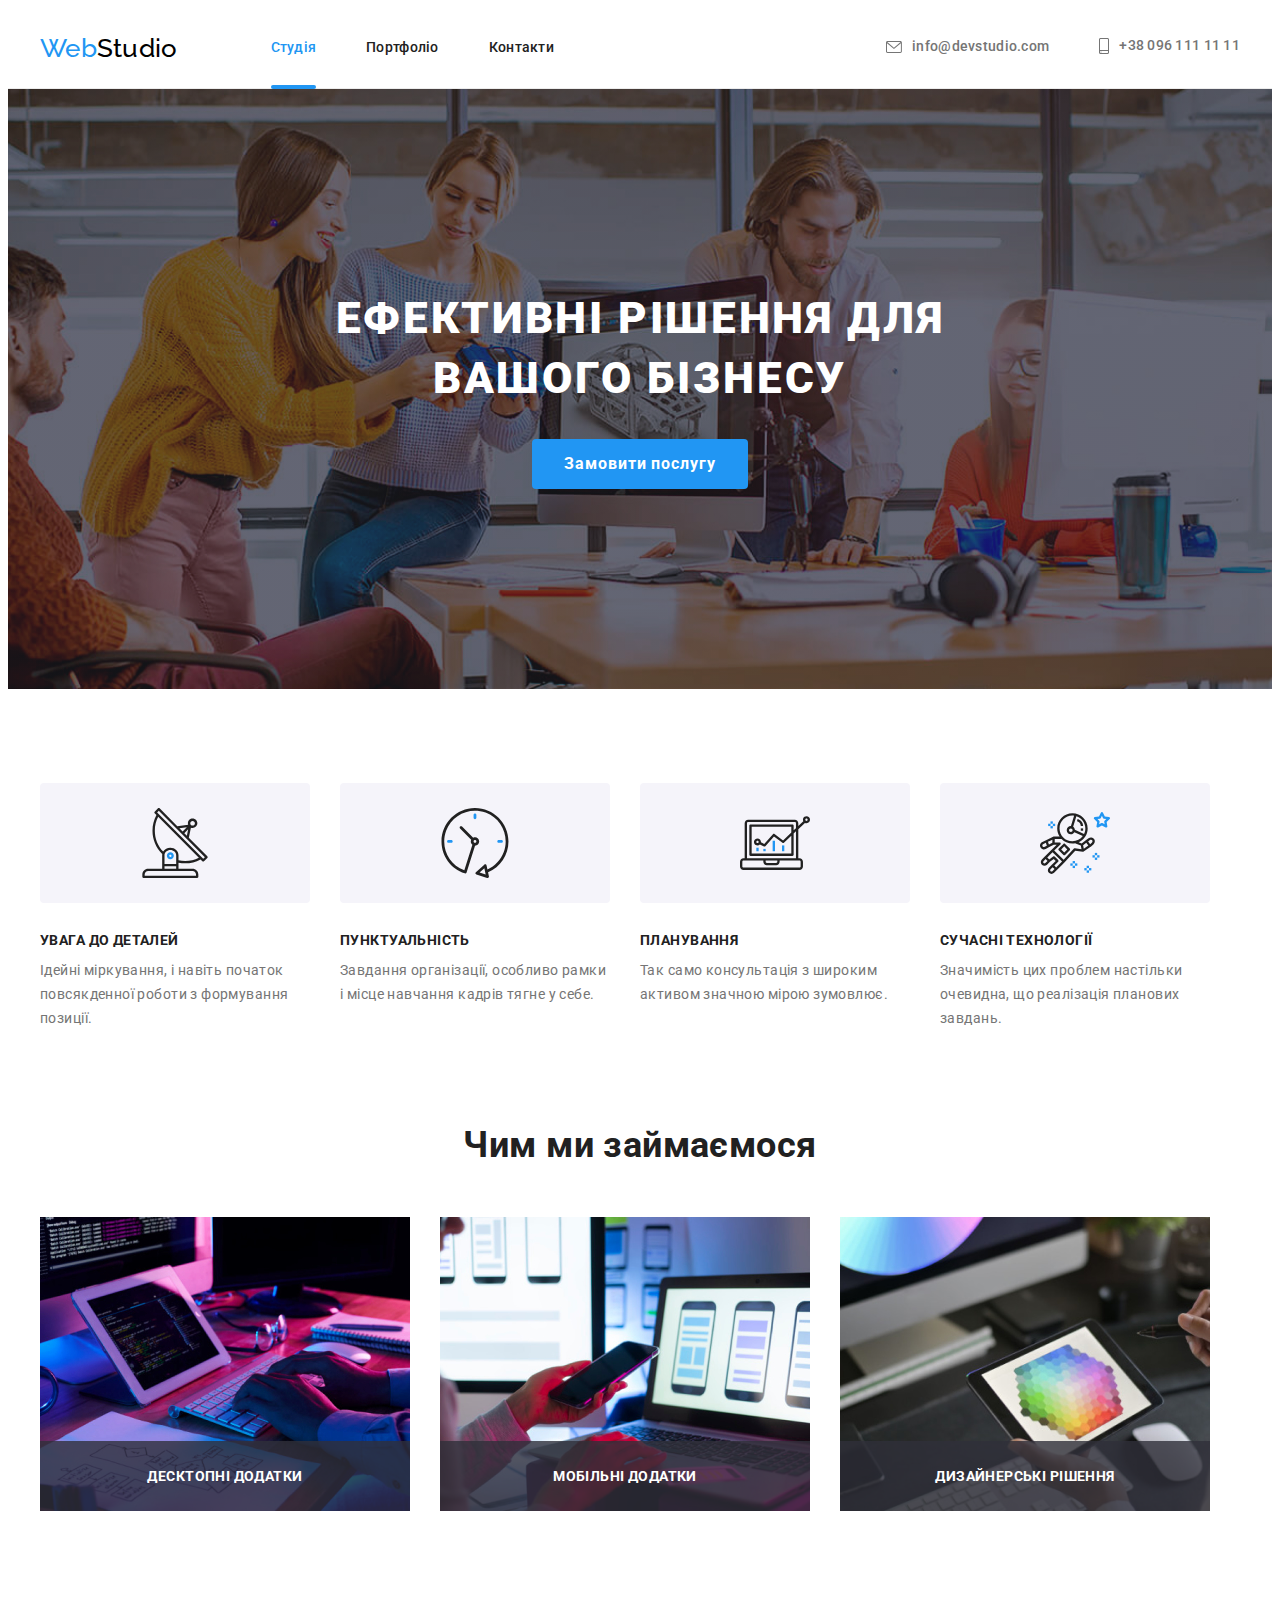
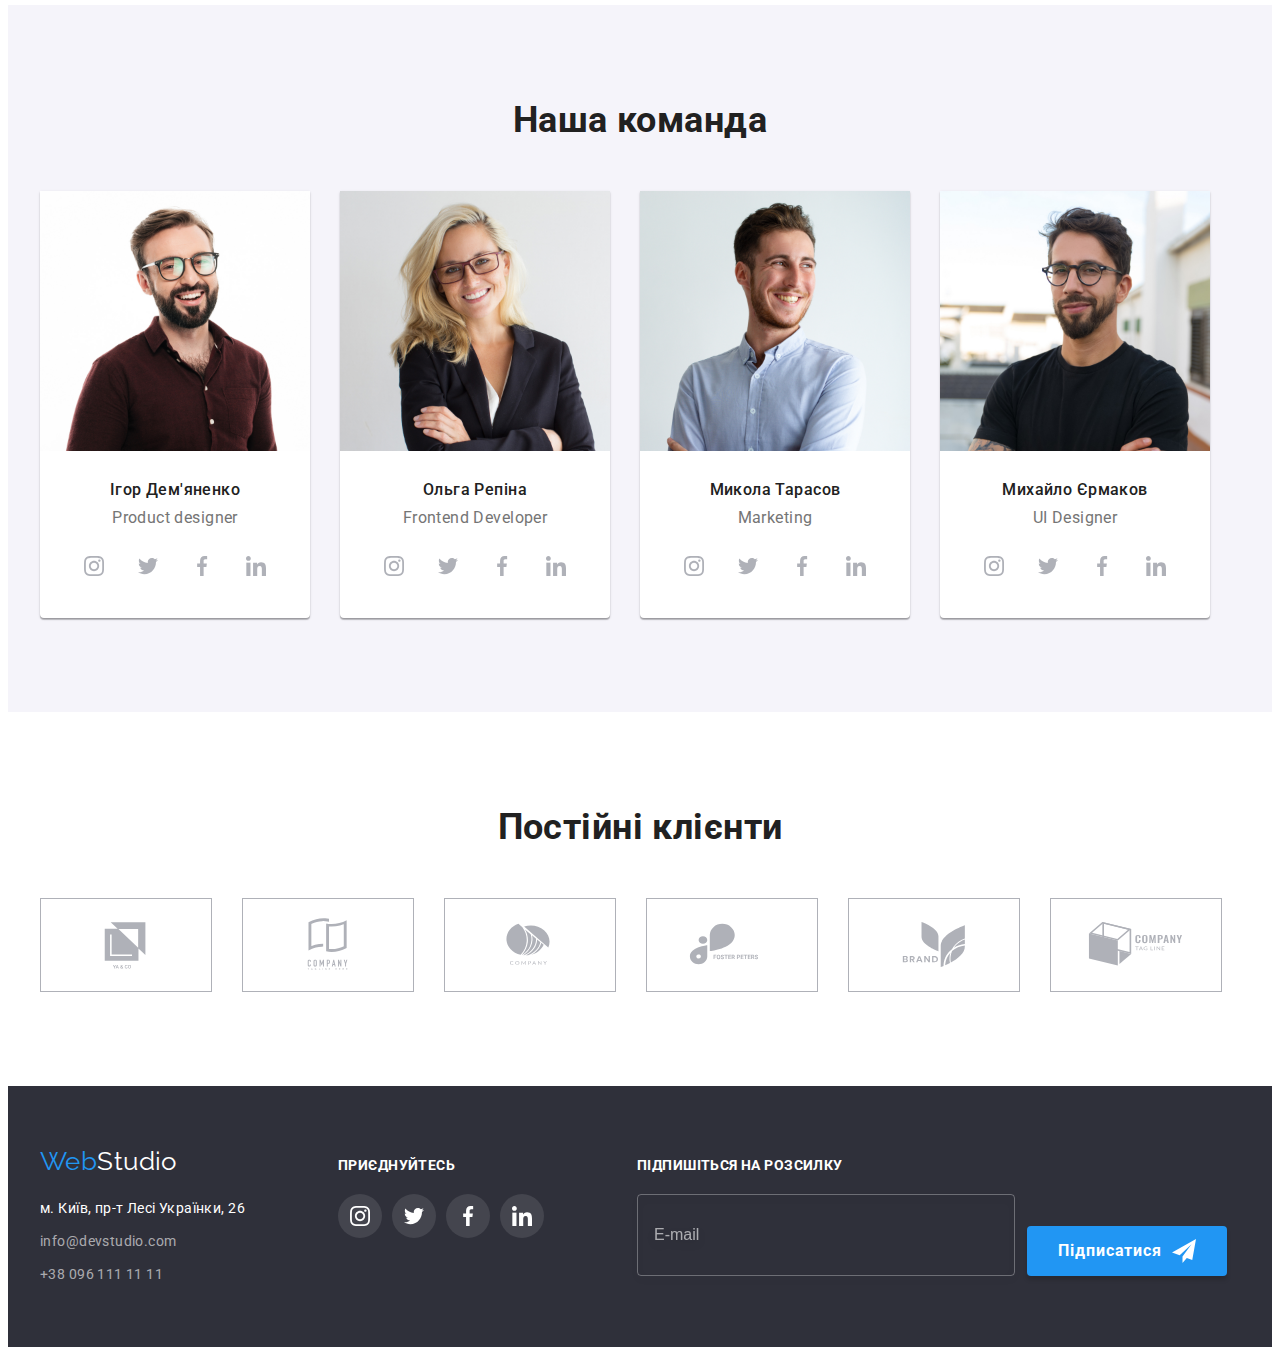
<file: index.html>
<!DOCTYPE html>
<html lang="uk">

<head>
  <meta charset="UTF-8" />
  <meta http-equiv="X-UA-Compatible" content="IE=edge" />
  <meta name="viewport" content="width=device-width, initial-scale=1.0" />
  <title>Студія</title>
  <!-- шрифти -->
  <link rel="preconnect" href="https://fonts.googleapis.com" />
  <link rel="preconnect" href="https://fonts.gstatic.com" crossorigin />
  <link href="https://fonts.googleapis.com/css2?family=Raleway:wght@700&family=Roboto:wght@400;500;700;900&display=swap"
    rel="stylesheet" />
  <!-- Нормалайз -->
  <link rel="stylesheet" href="https://cdnjs.cloudflare.com/ajax/libs/modern-normalize/1.1.0/modern-normalize.min.css"
    integrity="sha512-wpPYUAdjBVSE4KJnH1VR1HeZfpl1ub8YT/NKx4PuQ5NmX2tKuGu6U/JRp5y+Y8XG2tV+wKQpNHVUX03MfMFn9Q=="
    crossorigin="anonymous" referrerpolicy="no-referrer">

  <!-- стилі -->
  <link rel="stylesheet" href="./css/main.min.css" />
</head>

<body>
  <!--хедер-->
  <header class="page-header">
    <div class="container page-header__container">
      <!-- site-nav -->
      <nav class="nav">
        <a class="logo page-header__logo link" href="./index.html">Web<span class="logo__accent--dark">Studio</span></a>


        <ul class="nav__list">
          <li class="item nav__item"><a class="link nav__link nav__link--current" href="./index.html">Студія</a></li>
          <li class="item nav__item"><a class="link nav__link" href="./portfolio.html">Портфоліо</a></li>
          <li class="item nav__item"><a class="link nav__link" href="#contacts">Контакти</a></li>
        </ul>
      </nav>

      <ul class="contacts">
        <li class="item contacts__item">
          <a class="link contacts__link" href="mailto:info@devstudio.com">
            <svg class="contacts__icon" width="16" height="12">
              <use href="./images/icons.svg#icon-envelope"></use>
            </svg>
            info@devstudio.com</a>
        </li>
        <li class="item contacts__item">
          <a class="link contacts__link" href="tel:+380961111111">
            <svg class="contacts__icon" width="10" height="16">
              <use href="./images/icons.svg#icon-smartphone"></use>
            </svg>
            +38 096 111 11 11</a>
        </li>
      </ul>
    </div>
  </header>

  <!--Унікальний контент сторінки-->
  <main>
    <!--Герой-->
    <section class="hero">
      <div class="container">
        <h1 class="hero__title">Ефективні рішення для вашого бізнесу</h1>
        <button data-modal-open class="btn hero__btn" type="button">Замовити послугу</button>
      </div>
    </section>

    <!--Переваги компанії-->
    <section class="section features">
      <div class="container">
        <!--Початок прихованого заголовку -->
        <h2 class="visually-hidden">Переваги компанії</h2>
        <!-- Кінець прихованого заголовку -->

        <ul class="feature-set">
          <li class="item feature-set__item">
            <div class="feature-set__icon-block">
              <svg class="feature-set__icon" width="70" height="70px">
                <use href="./images/icons.svg#icon-antenna"></use>
              </svg>
            </div>
            <h3 class="feature-set__subtitle">УВАГА ДО ДЕТАЛЕЙ</h3>
            <p class="feature-set__description">
              Ідейні міркування, і навіть початок повсякденної роботи з формування позиції.
            </p>
          </li>

          <li class="item feature-set__item">
            <div class="feature-set__icon-block">
              <svg class="feature-set__icon" width="70" height="70px">
                <use href="./images/icons.svg#icon-clock"></use>
              </svg>
            </div>
            <h3 class="feature-set__subtitle">ПУНКТУАЛЬНІСТЬ</h3>
            <p class="feature-set__description">
              Завдання організації, особливо рамки і місце навчання кадрів тягне у себе.
            </p>
          </li>

          <li class="item feature-set__item">
            <div class="feature-set__icon-block">
              <svg class="feature-set__icon" width="70" height="70px">
                <use href="./images/icons.svg#icon-diagram"></use>
              </svg>
            </div>
            <h3 class="feature-set__subtitle">ПЛАНУВАННЯ</h3>
            <p class="feature-set__description">
              Так само консультація з широким активом значною мірою зумовлює.
            </p>
          </li>

          <li class="item feature-set__item">
            <div class="feature-set__icon-block">
              <svg class="feature-set__icon" width="70" height="70px">
                <use href="./images/icons.svg#icon-astronaut"></use>
              </svg>
            </div>
            <h3 class="feature-set__subtitle">СУЧАСНІ ТЕХНОЛОГІЇ</h3>
            <p class="feature-set__description">
              Значимість цих проблем настільки очевидна, що реалізація планових завдань.
            </p>
          </li>
        </ul>
      </div>
    </section>

    <!--Чим ми займаємося-->
    <section class="section activity">
      <div class="container">
        <h2 class="section__title">Чим ми займаємося</h2>

        <ul class="activity__list">

          <li class="item activity__item">
            <div class="activity__thumb">
              <img class="img" src="./images/work/programming.jpg" alt="Розробка сайтів" width="370" height="294" />
              <p class="activity__desc">Десктопні додатки</p>
            </div>
          </li>

          <li class="item activity__item">
            <div class="activity__thumb">
              <img class="img" src="./images/work/adaptation.jpg" alt="Адаптація сайтів під гаджети" width="370"
                height="294" />
              <p class="activity__desc">Мобільні додатки</p>
            </div>
          </li>

          <li class="item activity__item">
            <div class="activity__thumb">
              <img class="img" src="./images/work/stylisation.jpg" alt="Стилізація сайтів" width="370" height="294" />
              <p class="activity__desc">Дизайнерські рішення</p>
            </div>
          </li>
        </ul>
      </div>
    </section>

    <!--Команда-->
    <section class="section team">
      <div class="container">
        <h2 class="section__title">Наша команда</h2>

        <ul class="team-list">
          <li class="item team-member">
            <img class="img" src="./images/team/product-designer.jpg" alt="Ігор Дем'яненко - Product designer"
              width="270" height="260" />
            <div class="team-member__content">
              <h3 class="team-member__name">Ігор Дем'яненко</h3>
              <p class="team-member__position">Product designer</p>

              <!-- social-list -->
              <ul class="social-group">
                <li class="item social-item">
                  <a class="link social-item__link" href="https://www.instagram.com/" target="_blank"
                    rel="noopener noreferrer">
                    <svg class="social-item__icon" width="20" height="20">
                      <use href="./images/icons.svg#icon-instagram"></use>
                    </svg>
                  </a>
                </li>
                <li class="item social-item">
                  <a class="link social-item__link" href="https://www.twitter.com/" target="_blank"
                    rel="noopener noreferrer">
                    <svg class="social-item__icon" width="20" height="20">
                      <use href="./images/icons.svg#icon-twitter"></use>
                    </svg>
                  </a>
                </li>
                <li class="item social-item">
                  <a class="link social-item__link" href="https://www.facebook.com/" target="_blank"
                    rel="noopener noreferrer">
                    <svg class="social-item__icon" width="20" height="20">
                      <use href="./images/icons.svg#icon-facebook"></use>
                    </svg>
                  </a>
                </li>
                <li class="item social-item">
                  <a class="link social-item__link" href="https://www.linkedin.com/" target="_blank"
                    rel="noopener noreferrer">
                    <svg class="social-item__icon" width="20" height="20">
                      <use href="./images/icons.svg#icon-linkedin"></use>
                    </svg>
                  </a>
                </li>
              </ul>
            </div>
          </li>

          <li class="item team-member">
            <img class="img" src="./images/team/frontend.jpg" alt="Ольга Репіна" width="270" height="260" />
            <div class="team-member__content">
              <h3 class="team-member__name">Ольга Репіна</h3>
              <p class="team-member__position">Frontend Developer</p>

              <ul class="social-group">
                <li class="item social-item">
                  <a class="link social-item__link" href="https://www.instagram.com/" target="_blank"
                    rel="noopener noreferrer">
                    <svg class="social-item__icon" width="20" height="20">
                      <use href="./images/icons.svg#icon-instagram"></use>
                    </svg>
                  </a>
                </li>
                <li class="item social-item">
                  <a class="link social-item__link" href="https://www.twitter.com/" target="_blank"
                    rel="noopener noreferrer">
                    <svg class="social-item__icon" width="20" height="20">
                      <use href="./images/icons.svg#icon-twitter"></use>
                    </svg>
                  </a>
                </li>
                <li class="item social-item">
                  <a class="link social-item__link" href="https://www.facebook.com/" target="_blank"
                    rel="noopener noreferrer">
                    <svg class="social-item__icon" width="20" height="20">
                      <use href="./images/icons.svg#icon-facebook"></use>
                    </svg>
                  </a>
                </li>
                <li class="item social-item">
                  <a class="link social-item__link" href="https://www.linkedin.com/" target="_blank"
                    rel="noopener noreferrer">
                    <svg class="social-item__icon" width="20" height="20">
                      <use href="./images/icons.svg#icon-linkedin"></use>
                    </svg>
                  </a>
                </li>
              </ul>
            </div>
          </li>

          <li class="item team-member">
            <img class="img" src="./images/team/marketing.jpg" alt="Микола Тарасов" width="270" height="260" />
            <div class="team-member__content">
              <h3 class="team-member__name">Микола Тарасов</h3>
              <p class="team-member__position">Marketing</p>

              <ul class="social-group">
                <li class="item social-item">
                  <a class="link social-item__link" href="https://www.instagram.com/" target="_blank"
                    rel="noopener noreferrer">
                    <svg class="social-item__icon" width="20" height="20">
                      <use href="./images/icons.svg#icon-instagram"></use>
                    </svg>
                  </a>
                </li>
                <li class="item social-item">
                  <a class="link social-item__link" href="https://www.twitter.com/" target="_blank"
                    rel="noopener noreferrer">
                    <svg class="social-item__icon" width="20" height="20">
                      <use href="./images/icons.svg#icon-twitter"></use>
                    </svg>
                  </a>
                </li>
                <li class="item social-item">
                  <a class="link social-item__link" href="https://www.facebook.com/" target="_blank"
                    rel="noopener noreferrer">
                    <svg class="social-item__icon" width="20" height="20">
                      <use href="./images/icons.svg#icon-facebook"></use>
                    </svg>
                  </a>
                </li>
                <li class="item social-item">
                  <a class="link social-item__link" href="https://www.linkedin.com/" target="_blank"
                    rel="noopener noreferrer">
                    <svg class="social-item__icon" width="20" height="20">
                      <use href="./images/icons.svg#icon-linkedin"></use>
                    </svg>
                  </a>
                </li>
              </ul>
            </div>
          </li>

          <li class="item team-member">
            <img class="img" src="./images/team/ui-designer.jpg" alt="Михайло Єрмаков" width="270" height="260" />
            <div class="team-member__content">
              <h3 class="team-member__name">Михайло Єрмаков</h3>
              <p class="team-member__position">UI Designer</p>

              <ul class="social-group">
                <li class="item social-item">
                  <a class="link social-item__link" href="https://www.instagram.com/" target="_blank"
                    rel="noopener noreferrer">
                    <svg class="social-item__icon" width="20" height="20">
                      <use href="./images/icons.svg#icon-instagram"></use>
                    </svg>
                  </a>
                </li>
                <li class="item social-item">
                  <a class="link social-item__link" href="https://www.twitter.com/" target="_blank"
                    rel="noopener noreferrer">
                    <svg class="social-item__icon" width="20" height="20">
                      <use href="./images/icons.svg#icon-twitter"></use>
                    </svg>
                  </a>
                </li>
                <li class="item social-item">
                  <a class="link social-item__link" href="https://www.facebook.com/" target="_blank"
                    rel="noopener noreferrer">
                    <svg class="social-item__icon" width="20" height="20">
                      <use href="./images/icons.svg#icon-facebook"></use>
                    </svg>
                  </a>
                </li>
                <li class="item social-item">
                  <a class="link social-item__link" href="https://www.linkedin.com/" target="_blank"
                    rel="noopener noreferrer">
                    <svg class="social-item__icon" width="20" height="20">
                      <use href="./images/icons.svg#icon-linkedin"></use>
                    </svg>
                  </a>
                </li>
              </ul>
            </div>
          </li>
        </ul>
      </div>
    </section>

    <!-- Клієнти -->
    <section class="section clients">
      <div class="container">

        <h2 class="section__title">Постійні клієнти</h2>

        <ul class="clients-list">

          <li class="item clients-list__item">
            <a class="link clients-list__link" href="" target="_blank" rel="noopener noreferrer">
              <svg class="clients-list__icon" width="106" height="60">
                <use href="./images/icons.svg#icon-client-1"></use>
              </svg>
            </a>
          </li>

          <li class="item clients-list__item">
            <a class="link clients-list__link" href="" target="_blank" rel="noopener noreferrer">
              <svg class="clients-list__icon" width="106" height="60">
                <use href="./images/icons.svg#icon-client-2"></use>
              </svg>
            </a>
          </li>

          <li class="item clients-list__item">
            <a class="link clients-list__link" href="" target="_blank" rel="noopener noreferrer">
              <svg class="clients-list__icon" width="106" height="60">
                <use href="./images/icons.svg#icon-client-3"></use>
              </svg>
            </a>
          </li>

          <li class="item clients-list__item">
            <a class="link clients-list__link" href="" target="_blank" rel="noopener noreferrer">
              <svg class="clients-list__icon" width="106" height="60">
                <use href="./images/icons.svg#icon-client-4"></use>
              </svg>
            </a>
          </li>

          <li class="item clients-list__item">
            <a class="link clients-list__link" href="" target="_blank" rel="noopener noreferrer">
              <svg class="clients-list__icon" width="106" height="60">
                <use href="./images/icons.svg#icon-client-5"></use>
              </svg>
            </a>
          </li>

          <li class="item clients-list__item">
            <a class="link clients-list__link" href="" target="_blank" rel="noopener noreferrer">
              <svg class="clients-list__icon" width="106" height="60">
                <use href="./images/icons.svg#icon-client-6"></use>
              </svg>
            </a>
          </li>

        </ul>

      </div>
    </section>
  </main>

  <!--Футер-->
  <footer class="footer">
    <div class="container footer-container">

      <div class="address-box">
        <a class="link logo footer__logo" href="./index.html">Web<span class="logo__accent--light">Studio</span></a>

        <!-- address -->
        <address id="contacts" class="address">
          <ul class="address__list">
            <li class="item address__item"><a class="link address__map" target="_blank" rel="norefferer nofollow"
                href="https://goo.gl/maps/ebckDGz18cMJigHJ8">м. Київ, пр-т
                Лесі Українки, 26</a></li>
            <li class="item address__item"><a class="link address__email"
                href="mailto:info@devstudio.com">info@devstudio.com</a></li>
            <li class="item address__item"><a class="link address__tel" href="tel:+380961111111">+38 096 111 11 11</a>
            </li>
          </ul>
        </address>
      </div>

      <!-- join -->
      <div class="join">
        <h3 class="footer__subtitle">Приєднуйтесь</h3>

        <ul class="social-group">
          <li class="item social-item ">
            <a class="link social-item__link social-item__link--accent-bg" href="https://www.instagram.com/"
              target="_blank" rel="noopener noreferrer">
              <svg class="social-item__icon social-item__icon--accent-color" width="20" height="20">
                <use href="./images/icons.svg#icon-instagram"></use>
              </svg>
            </a>
          </li>
          <li class="item social-item__item">
            <a class="link social-item__link social-item__link--accent-bg" href="https://www.twitter.com/"
              target="_blank" rel="noopener noreferrer">
              <svg class="social-item__icon social-item__icon--accent-color" width="20" height="20">
                <use href="./images/icons.svg#icon-twitter"></use>
              </svg>
            </a>
          </li>
          <li class="item social-item__item">
            <a class="link social-item__link social-item__link--accent-bg" href="https://www.facebook.com/"
              target="_blank" rel="noopener noreferrer">
              <svg class="social-item__icon social-item__icon--accent-color" width="20" height="20">
                <use href="./images/icons.svg#icon-facebook"></use>
              </svg>
            </a>
          </li>
          <li class="item social-item__item">
            <a class="link social-item__link social-item__link--accent-bg" href="https://www.linkedin.com/"
              target="_blank" rel="noopener noreferrer">
              <svg class="social-item__icon social-item__icon--accent-color" width="20" height="20">
                <use href="./images/icons.svg#icon-linkedin"></use>
              </svg>
            </a>
          </li>
        </ul>
      </div>

      <!-- subscribe -->
      <div class="subscribe">

        <form class="subscribe-form">


          <label class="label-footer">
            <span class="footer__subtitle">Підпишіться на розсилку</span>
            <input class="label-footer__input" type="email" name="email" placeholder="E-mail" required>
          </label>

          <button class="btn footer-button" type="submit">
            Підписатися
            <svg class="footer-button__icon" width="24" height="24">
              <use href="./images/icons.svg#icon-send"></use>
            </svg>
          </button>
        </form>
      </div>
    </div>
  </footer>

  <!-- Modal-box -->
  <div class="backdrop is-hidden" data-modal>
    <div class="modal-box">
      <button type="button" class="modal-close-btn" data-modal-close>
        <svg class="modal-close-btn__icon" width="18" height="18">
          <use href="./images/icons.svg#icon-modal-close"></use>
        </svg>
      </button>

      <h2 class="modal-box__title">Залиште свої дані, ми вам передзвонимо</h2>

      <!-- form -->
      <form class="modal-form">

        <label class="modal-field">
          <span class="modal-field__name">Ім'я</span>
          <input class="modal-field__input" type="text" name="name" required>
          <svg class="modal-field__icon" width="18" height="18">
            <use href="./images/icons.svg#icon-modal-person"></use>
          </svg>
        </label>

        <label class="modal-field">
          <span class="modal-field__name">Телефон</span>
          <input class="modal-field__input" type="tel" name="tel" required>
          <svg class="modal-field__icon" width="18" height="18">
            <use href="./images/icons.svg#icon-modal-phone"></use>
          </svg>
        </label>

        <label class="modal-field">
          <span class="modal-field__name">Пошта</span>
          <input class="modal-field__input" type="email" name="email" required>
          <svg class="modal-field__icon" width="18" height="18">
            <use href="./images/icons.svg#icon-modal-email"></use>
          </svg>
        </label>

        <label class="modal-field">
          <span class="modal-field__name">Коментар</span>
          <textarea class="modal-field__input modal-field__textarea" name="comment"
            placeholder="Введіть текст"></textarea>
        </label>


        <div class="checkbox-block">
          <label class="checkbox-field">
            <input class="checkbox" type="checkbox" name="policy" value="policy" required>
            <svg class="checkbox__icon" width="16" height="15">
              <use href="./images/icons.svg#icon-check"></use>
            </svg>
            <span>Погоджуюся з розсилкою та приймаю <a class="link policy" href="/" target="_blank"
                rel="noreffere noopener">
                Умови
                договору</a></span>
          </label>
        </div>

        <!-- form btn -->
        <button class="btn form-btn" type="submit">Відправити</button>

      </form>

    </div>
  </div>

  <script src="./js/modal.js"></script>

</body>

</html>
</file>
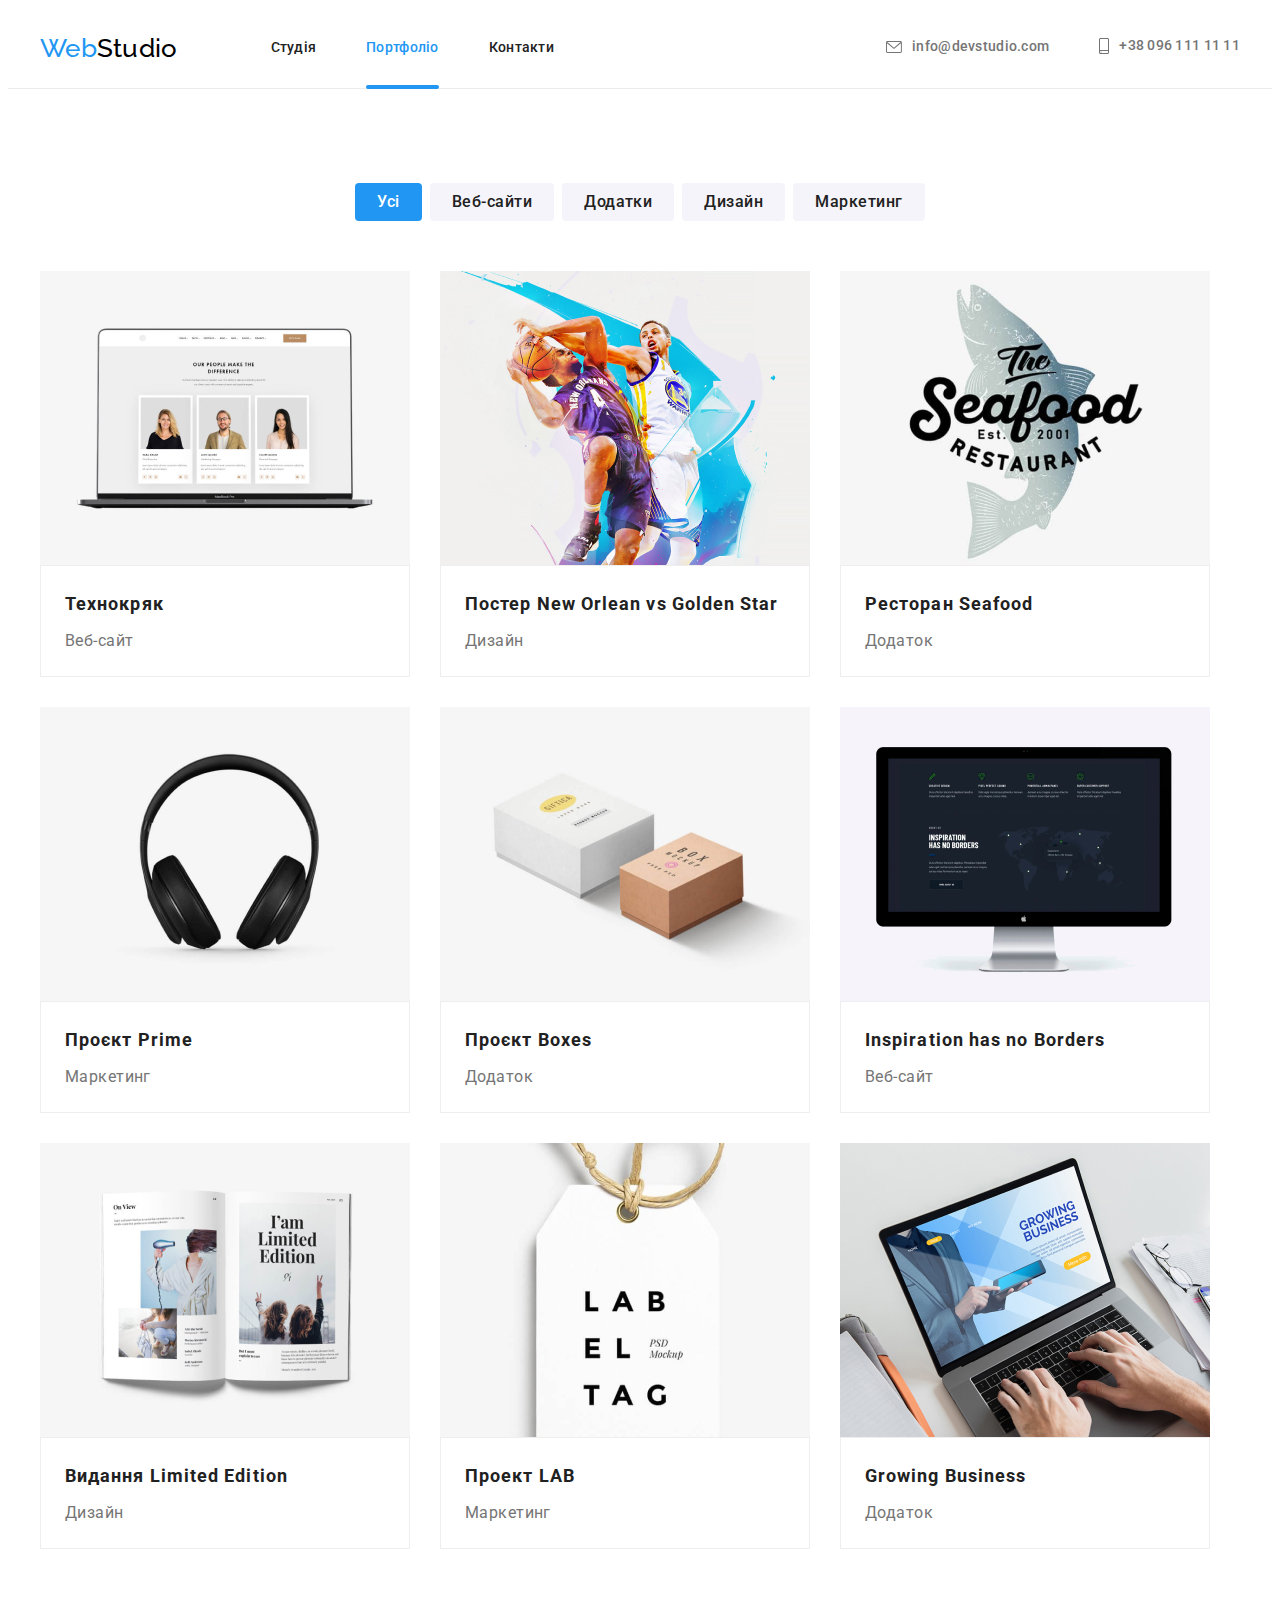
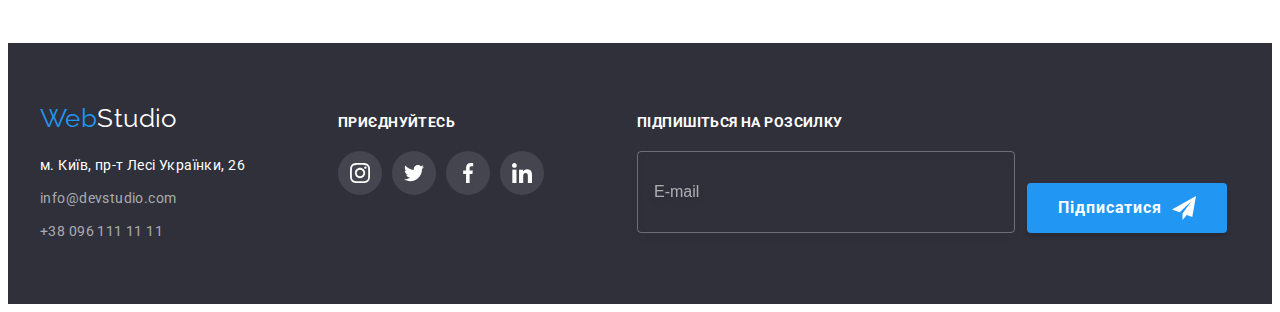
<file: portfolio.html>
<!DOCTYPE html>
<html lang="uk">

<head>
  <meta charset="UTF-8" />
  <meta http-equiv="X-UA-Compatible" content="IE=edge" />
  <meta name="viewport" content="width=device-width, initial-scale=1.0" />
  <title>Портфоліо</title>
  <!-- шрифти -->
  <link rel="preconnect" href="https://fonts.googleapis.com" />
  <link rel="preconnect" href="https://fonts.gstatic.com" crossorigin />
  <link href="https://fonts.googleapis.com/css2?family=Raleway:wght@700&family=Roboto:wght@400;500;700;900&display=swap"
    rel="stylesheet" />
  <!-- Нормалайз -->
  <link rel="stylesheet" href="https://cdnjs.cloudflare.com/ajax/libs/modern-normalize/1.1.0/modern-normalize.min.css"
    integrity="sha512-wpPYUAdjBVSE4KJnH1VR1HeZfpl1ub8YT/NKx4PuQ5NmX2tKuGu6U/JRp5y+Y8XG2tV+wKQpNHVUX03MfMFn9Q=="
    crossorigin="anonymous" referrerpolicy="no-referrer" />
  <!-- стилі -->
  <link rel="stylesheet" href="./css/main.min.css" />
</head>

<body>
  <!--хедер-->

  <header class="page-header">
    <div class="container page-header__container">
      <!-- site-nav -->
      <nav class="nav">
        <a class="logo page-header__logo link" href="./index.html">Web<span class="logo__accent--dark">Studio</span></a>


        <ul class="nav__list">
          <li class="item nav__item"><a class="link nav__link" href="./index.html">Студія</a></li>
          <li class="item nav__item"><a class="link nav__link nav__link--current" href="./portfolio.html">Портфоліо</a>
          </li>
          <li class="item nav__item"><a class="link nav__link" href="#contacts">Контакти</a></li>
        </ul>
      </nav>

      <ul class="contacts">
        <li class="item contacts__item">
          <a class="link contacts__link" href="mailto:info@devstudio.com">
            <svg class="contacts__icon" width="16" height="12">
              <use href="./images/icons.svg#icon-envelope"></use>
            </svg>
            info@devstudio.com</a>
        </li>
        <li class="item contacts__item">
          <a class="link contacts__link" href="tel:+380961111111">
            <svg class="contacts__icon" width="10" height="16">
              <use href="./images/icons.svg#icon-smartphone"></use>
            </svg>
            +38 096 111 11 11</a>
        </li>
      </ul>
    </div>
  </header>


  <!--Унікальний контент сторінки-->
  <main>

    <section class="section portfolio">
      <!-- прихований головний заголовок -->
      <h1 class="visually-hidden">Портфоліо</h1>

      <div class="container">
        <!--фільтр-->
        <ul class="portfolio-filter">
          <li class="item"><button type="button"
              class="btn portfolio-filter__btn portfolio-filter__btn--active">Усі</button></li>
          <li class="item"><button type="button" class="btn portfolio-filter__btn">Веб-сайти</button></li>
          <li class="item"><button type="button" class="btn portfolio-filter__btn">Додатки</button></li>
          <li class="item"><button type="button" class="btn portfolio-filter__btn">Дизайн</button></li>
          <li class="item"><button type="button" class="btn portfolio-filter__btn">Маркетинг</button></li>
        </ul>

        <!--Проєкти-->
        <ul class="project-set">

          <li class="item project">
            <a href="" class="link project__link">
              <div class="project__thumb">
                <img class="img project__img" src="./images/projects/project1.jpg" alt="веб-сайт на ноутбуці"
                  width="370" height="294" />
                <p class="project__overlay-desc">
                  Ресурс пропонує комплексні пропозиції з різним рівнем функціоналу та сервісів. Все це дозволить
                  відвідувачу отримати
                  вичерпні відомості про компанію чи приватну особу.
                </p>
              </div>
              <div class="project__content">
                <h2 class="project__name">Технокряк</h2>
                <p class="project__type">Веб-сайт</p>
              </div>
            </a>
          </li>

          <li class="item project">
            <a href="" class="link project__link">
              <div class="project__thumb">
                <img class="img" src="./images/projects/project2.jpg" alt="постер баскетболістів" width="370"
                  height="294" />
                <p class="project__overlay-desc">
                  Lorem ipsum, dolor sit amet consectetur adipisicing elit. Officia voluptate assumenda quam! Molestias
                  laboriosam ad vel distinctio voluptatum consequatur! Ab!
                </p>
              </div>
              <div class="project__content">
                <h2 class="project__name">Постер New Orlean vs Golden Star</h2>
                <p class="project__type">Дизайн</p>
              </div>
            </a>
          </li>

          <li class="item project">
            <a href="" class="link project__link">
              <div class="project__thumb">
                <img class="img" src="./images/projects/project3.jpg" alt="лого ресторану" width="370" height="294" />
                <p class="project__overlay-desc">Lorem ipsum dolor sit amet consectetur adipisicing elit. Debitis saepe
                  sit quisquam, nam culpa illum!</p>
              </div>
              <div class="project__content">
                <h2 class="project__name">Ресторан Seafood</h2>
                <p class="project__type">Додаток</p>
              </div>
            </a>
          </li>

          <li class="item project">
            <a href="" class="link project__link">
              <div class="project__thumb">
                <img class="img" src="./images/projects/project4.jpg" alt="навушники" width="370" height="294" />
                <p class="project__overlay-desc">Lorem ipsum dolor sit amet consectetur adipisicing elit. Debitis saepe
                  sit quisquam, nam culpa illum!</p>
              </div>
              <div class="project__content">
                <h2 class="project__name">Проєкт Prime</h2>
                <p class="project__type">Маркетинг</p>
              </div>
            </a>
          </li>

          <li class="item project">
            <a href="" class="link project__link">
              <div class="project__thumb">
                <img class="img" src="./images/projects/project5.jpg" alt="коробки" width="370" height="294" />
                <p class="project__overlay-desc">Lorem ipsum dolor sit amet consectetur adipisicing elit. Debitis saepe
                  sit quisquam, nam culpa illum!</p>
              </div>
              <div class="project__content">
                <h2 class="project__name">Проєкт Boxes</h2>
                <p class="project__type">Додаток</p>
              </div>
            </a>
          </li>

          <li class="item project">
            <a href="" class="link project__link">
              <div class="project__thumb">
                <img class="img" src="./images/projects/project6.jpg" alt="веб-сайт на моніторі" width="370"
                  height="294" />
                <p class="project__overlay-desc">Lorem ipsum dolor sit amet consectetur.</p>
              </div>
              <div class="project__content">
                <h2 class="project__name">Inspiration has no Borders</h2>
                <p class="project__type">Веб-сайт</p>
              </div>
            </a>
          </li>

          <li class="item project">
            <a href="" class="link project__link">
              <div class="project__thumb">
                <img class="img" src="./images/projects/project7.jpg" alt="журнал" width="370" height="294" />
                <p class="project__overlay-desc">Lorem ipsum dolor sit amet consectetur, adipisicing elit. Dolor
                  deserunt
                  consequuntur placeat sint perferendis doloribus ab soluta quam sit exercitationem minus ratione
                  cupiditate velit, illo labore animi nemo porro sequi.</p>
              </div>
              <div class="project__content">
                <h2 class="project__name">Видання Limited Edition</h2>
                <p class="project__type">Дизайн</p>
              </div>
            </a>
          </li>

          <li class="item project">
            <a href="" class="link project__link">
              <div class="project__thumb">
                <img class="img" src="./images/projects/project8.jpg" alt="бірка" width="370" height="294" />
                <p class="project__overlay-desc">Lorem ipsum, dolor sit amet consectetur adipisicing elit. Dicta quam
                  magnam provident dolore? Dolore ad illum officiis labore?</p>
              </div>
              <div class="project__content">
                <h2 class="project__name">Проект LAB</h2>
                <p class="project__type">Маркетинг</p>
              </div>
            </a>
          </li>

          <li class="item project">
            <a href="" class="link project__link">
              <div class="project__thumb">
                <img class="img" src="./images/projects/project9.jpg" alt="робота за ноутбуком" width="370"
                  height="294" />

                <p class="project__overlay-desc">Lorem ipsum dolor sit amet consectetur, adipisicing elit. Corporis
                  recusandae expedita ex. Iste explicabo possimus nostrum neque, deserunt similique quas incidunt
                  aliquam aliquid veritatis eos ullam perferendis amet, voluptate vitae.</p>
              </div>

              <div class="project__content">
                <h2 class="project__name">Growing Business</h2>
                <p class="project__type">Додаток</p>
              </div>
            </a>
          </li>
        </ul>
      </div>
    </section>
  </main>

  <!--Футер-->
  <footer class="footer">
    <div class="container footer-container">

      <div class="address-box">
        <a class="link logo footer__logo" href="./index.html">Web<span class="logo__accent--light">Studio</span></a>

        <!-- address -->
        <address id="contacts" class="address">
          <ul class="address__list">
            <li class="item address__item"><a class="link address__map" target="_blank" rel="norefferer nofollow"
                href="https://goo.gl/maps/ebckDGz18cMJigHJ8">м. Київ, пр-т
                Лесі Українки, 26</a></li>
            <li class="item address__item"><a class="link address__email"
                href="mailto:info@devstudio.com">info@devstudio.com</a></li>
            <li class="item address__item"><a class="link address__tel" href="tel:+380961111111">+38 096 111 11 11</a>
            </li>
          </ul>
        </address>
      </div>

      <!-- join -->
      <div class="join">
        <h3 class="footer__subtitle">Приєднуйтесь</h3>

        <ul class="list social-group">
          <li class="item social-item ">
            <a class="link social-item__link social-item__link--accent-bg" href="https://www.instagram.com/"
              target="_blank" rel="noopener noreferrer">
              <svg class="social-item__icon social-item__icon--accent-color" width="20" height="20">
                <use href="./images/icons.svg#icon-instagram"></use>
              </svg>
            </a>
          </li>
          <li class="item social-item__item">
            <a class="link social-item__link social-item__link--accent-bg" href="https://www.twitter.com/"
              target="_blank" rel="noopener noreferrer">
              <svg class="social-item__icon social-item__icon--accent-color" width="20" height="20">
                <use href="./images/icons.svg#icon-twitter"></use>
              </svg>
            </a>
          </li>
          <li class="item social-item__item">
            <a class="link social-item__link social-item__link--accent-bg" href="https://www.facebook.com/"
              target="_blank" rel="noopener noreferrer">
              <svg class="social-item__icon social-item__icon--accent-color" width="20" height="20">
                <use href="./images/icons.svg#icon-facebook"></use>
              </svg>
            </a>
          </li>
          <li class="item social-item__item">
            <a class="link social-item__link social-item__link--accent-bg" href="https://www.linkedin.com/"
              target="_blank" rel="noopener noreferrer">
              <svg class="social-item__icon social-item__icon--accent-color" width="20" height="20">
                <use href="./images/icons.svg#icon-linkedin"></use>
              </svg>
            </a>
          </li>
        </ul>
      </div>

      <!-- subscribe -->
      <div class="subscribe">

        <form class="subscribe-form">


          <label class="label-footer">
            <span class="footer__subtitle">Підпишіться на розсилку</span>
            <input class="label-footer__input" type="email" name="email" placeholder="E-mail" required>
          </label>

          <button class="btn footer-button" type="submit">
            Підписатися
            <svg class="footer-button__icon" width="24" height="24">
              <use href="./images/icons.svg#icon-send"></use>
            </svg>
          </button>
        </form>
      </div>
    </div>
  </footer>

</body>

</html>
</file>
<file: css/main.min.css>
.visually-hidden{position:absolute;width:1px;height:1px;margin:-1px;border:0;padding:0;white-space:nowrap;-webkit-clip-path:inset(100%);clip-path:inset(100%);clip:rect(0 0 0 0);overflow:hidden}body{font-family:Roboto,sans-serif;font-size:14px;letter-spacing:.03em;color:#212121}h1,h2,h3,h4,h5,h6,p,ul{padding:0;margin:0}.item{list-style-type:none}.link{text-decoration:none;color:inherit;display:block}.img{display:block}.container{margin-left:auto;margin-right:auto;width:1200px;padding-left:15px;padding-right:15px}.section{padding-top:94px;padding-bottom:94px}.hero__title{width:696px;font-weight:900;font-size:44px;line-height:1.36;text-align:center;letter-spacing:.06em;text-transform:uppercase;color:#fff;margin-bottom:30px;margin-left:auto;margin-right:auto}.section__title{font-weight:700;font-size:36px;line-height:1.17;text-align:center;margin-bottom:50px}.logo{font-family:Raleway,sans-serif;font-size:26px;line-height:1.19;color:#2196f3}.logo__accent--dark{color:#000}.logo__accent--light{color:#fff}.btn{font-family:Roboto,sans-serif;text-align:center;border-radius:4px;border:0;min-height:32px;cursor:pointer}.social-group{display:-webkit-box;display:-ms-flexbox;display:flex;gap:10px;-webkit-box-pack:center;-ms-flex-pack:center;justify-content:center}.social-item__link{display:-webkit-inline-box;display:-ms-inline-flexbox;display:inline-flex;width:44px;height:44px;-webkit-box-pack:center;-ms-flex-pack:center;justify-content:center;-webkit-box-align:center;-ms-flex-align:center;align-items:center;border-radius:50%;-webkit-transition:background-color 250ms cubic-bezier(0.4, 0, 0.2, 1);transition:background-color 250ms cubic-bezier(0.4, 0, 0.2, 1)}.social-item__icon{fill:#afb1b8;-webkit-transition:fill 250ms cubic-bezier(0.4, 0, 0.2, 1);transition:fill 250ms cubic-bezier(0.4, 0, 0.2, 1)}.social-item__link:hover,.social-item__link:focus{background-color:#2196f3}.social-item__link:hover .social-item__icon,.social-item__link:focus .social-item__icon{fill:#fff}.social-item__link--accent-bg{background-color:rgba(255,255,255,.1)}.social-item__icon--accent-color{fill:#fff}.backdrop{position:fixed;width:100%;height:100%;top:0;left:0;background-color:rgba(0,0,0,.2);opacity:1;-webkit-transition:opacity 250ms cubic-bezier(0.4, 0, 0.2, 1);transition:opacity 250ms cubic-bezier(0.4, 0, 0.2, 1)}.backdrop.is-hidden{opacity:0;pointer-events:none;visibility:visible}.backdrop.is-hidden .modal-box{-webkit-transform:translate(-50%, -50%) scale(1.5);transform:translate(-50%, -50%) scale(1.5)}.modal-box{position:relative;left:50%;top:50%;display:inline-block;width:528px;padding:40px;background:#fff;-webkit-box-shadow:0px 1px 3px rgba(0,0,0,.12),0px 1px 1px rgba(0,0,0,.14),0px 2px 1px rgba(0,0,0,.2);box-shadow:0px 1px 3px rgba(0,0,0,.12),0px 1px 1px rgba(0,0,0,.14),0px 2px 1px rgba(0,0,0,.2);border-radius:4px;-webkit-transform:translate(-50%, -50%) scale(1);transform:translate(-50%, -50%) scale(1);-webkit-transition:-webkit-transform 250ms cubic-bezier(0.4, 0, 0.2, 1);transition:-webkit-transform 250ms cubic-bezier(0.4, 0, 0.2, 1);transition:transform 250ms cubic-bezier(0.4, 0, 0.2, 1);transition:transform 250ms cubic-bezier(0.4, 0, 0.2, 1), -webkit-transform 250ms cubic-bezier(0.4, 0, 0.2, 1)}.modal-box__title{font-size:20px;line-height:1.15;text-align:center;color:#212121;margin-bottom:12px}.modal-close-btn{position:absolute;top:8px;right:8px;cursor:pointer;width:30px;height:30px;border-radius:50%;background-color:var(--primary-white-color);border:1px solid rgba(0,0,0,.1);display:-webkit-box;display:-ms-flexbox;display:flex;-webkit-box-align:center;-ms-flex-align:center;align-items:center;-webkit-box-pack:center;-ms-flex-pack:center;justify-content:center;-webkit-transition:color 250ms cubic-bezier(0.4, 0, 0.2, 1);transition:color 250ms cubic-bezier(0.4, 0, 0.2, 1)}.modal-close-btn:hover,.modal-close-btn:focus{fill:#2196f3}.modal-field{position:relative;display:block;margin-bottom:10px}.modal-field:last-of-type{margin-bottom:20px}.modal-field__name{display:block;font-size:12px;line-height:1.17;letter-spacing:.01em;color:#757575;margin-bottom:4px}.modal-field__input{width:100%;height:40px;padding:12px 42px;border:1px solid rgba(33,33,33,.2);border-radius:4px}.modal-field__icon{position:absolute;left:12px;bottom:11px}.modal-field:focus-within .modal-field__input{border-color:#2196f3}.modal-field:focus-within .modal-field__icon{fill:#2196f3}.modal-field__input:focus-within{outline:0;outline-offset:0}.modal-field__textarea{width:100%;height:120px;padding:12px 16px;border:1px solid rgba(33,33,33,.2);border-radius:4px;resize:none}.modal-field__textarea::-webkit-input-placeholder{font-size:12px;line-height:1.17;letter-spacing:.01em;color:rgba(117,117,117,.5)}.modal-field__textarea::-moz-placeholder{font-size:12px;line-height:1.17;letter-spacing:.01em;color:rgba(117,117,117,.5)}.modal-field__textarea:-ms-input-placeholder{font-size:12px;line-height:1.17;letter-spacing:.01em;color:rgba(117,117,117,.5)}.modal-field__textarea::-ms-input-placeholder{font-size:12px;line-height:1.17;letter-spacing:.01em;color:rgba(117,117,117,.5)}.modal-field__textarea::placeholder{font-size:12px;line-height:1.17;letter-spacing:.01em;color:rgba(117,117,117,.5)}.checkbox{position:absolute;width:1px;height:1px;margin:-1px;border:0;padding:0;white-space:nowrap;-webkit-clip-path:inset(100%);clip-path:inset(100%);clip:rect(0 0 0 0);overflow:hidden}.checkbox-block{text-align:center;margin-bottom:30px}.checkbox-field{display:-webkit-box;display:-ms-flexbox;display:flex;-webkit-box-pack:center;-ms-flex-pack:center;justify-content:center;-webkit-box-align:center;-ms-flex-align:center;align-items:center;text-align:center;margin-left:auto;margin-right:auto;line-height:1.71;color:#757575}.checkbox__icon{width:16px;height:15px;border:2px solid #212121;border-radius:4px;margin-right:7px;-webkit-transition:background 250ms cubic-bezier(0.4, 0, 0.2, 1),border 250ms cubic-bezier(0.4, 0, 0.2, 1);transition:background 250ms cubic-bezier(0.4, 0, 0.2, 1),border 250ms cubic-bezier(0.4, 0, 0.2, 1)}.checkbox:checked+.checkbox__icon{border-color:rgba(0,0,0,0);background-color:#2196f3}.checkbox:focus+.checkbox__icon{outline:2px solid #000;outline-offset:2px}.policy{display:-webkit-inline-box;display:-ms-inline-flexbox;display:inline-flex;-webkit-text-decoration-line:underline;text-decoration-line:underline;color:#2196f3}.form-btn{display:block;margin-left:auto;margin-right:auto;min-height:50px;min-width:200px;padding:10px 0;-webkit-box-shadow:0px 4px 4px rgba(0,0,0,.15);box-shadow:0px 4px 4px rgba(0,0,0,.15);font-weight:700;font-size:16px;line-height:1.88;letter-spacing:.06em;color:#fff;background-color:#2196f3;-webkit-transition:background-color 250ms cubic-bezier(0.4, 0, 0.2, 1);transition:background-color 250ms cubic-bezier(0.4, 0, 0.2, 1)}.form-btn:hover,.form-btn:focus{background-color:#188ce8}.page-header{border-bottom:1px solid #ececec}.page-header__container{display:-webkit-box;display:-ms-flexbox;display:flex}.page-header__logo{margin-right:93px}.nav{display:-webkit-box;display:-ms-flexbox;display:flex;-webkit-box-align:center;-ms-flex-align:center;align-items:center;font-weight:500;line-height:1.14;letter-spacing:.02em;text-align:left}.nav__list{display:-webkit-box;display:-ms-flexbox;display:flex;letter-spacing:.02em;gap:50px}.nav__link{padding-top:32px;padding-bottom:32px;-webkit-transition:color 250ms cubic-bezier(0.4, 0, 0.2, 1);transition:color 250ms cubic-bezier(0.4, 0, 0.2, 1)}.nav__link--current{position:relative;color:#2196f3}.nav__link--current::after{content:"";position:absolute;left:0;bottom:-1px;width:100%;height:4px;border-radius:2px;background-color:#2196f3}.nav__link:hover,.nav__link:focus{color:#2196f3}.contacts{display:-webkit-box;display:-ms-flexbox;display:flex;margin-left:auto;-webkit-box-align:center;-ms-flex-align:center;align-items:center;gap:50px;font-weight:500;line-height:1.14;letter-spacing:.02em}.contacts__link{display:-webkit-inline-box;display:-ms-inline-flexbox;display:inline-flex;-webkit-box-align:center;-ms-flex-align:center;align-items:center;color:#757575;-webkit-transition:color 250ms cubic-bezier(0.4, 0, 0.2, 1);transition:color 250ms cubic-bezier(0.4, 0, 0.2, 1)}.contacts__link:hover,.contacts__link:focus{color:#2196f3}.contacts__icon{margin-right:10px;fill:currentColor}.contacts__icon:hover,.contacts__icon:focus{fill:currentColor}.hero{padding-top:200px;padding-bottom:200px;background-color:#2f303a;text-align:center;background-image:-webkit-gradient(linear, left top, left bottom, from(rgba(47, 48, 58, 0.4)), to(rgba(47, 48, 58, 0.4))),url(../images/hero/hero-bg.jpg);background-image:linear-gradient(rgba(47, 48, 58, 0.4), rgba(47, 48, 58, 0.4)),url(../images/hero/hero-bg.jpg);background-repeat:no-repeat;background-position:center;background-size:cover;margin-left:auto;margin-right:auto;max-width:1600px}.hero__btn{-webkit-box-pack:center;-ms-flex-pack:center;justify-content:center;color:#fff;background-color:#2196f3;font-size:16px;font-weight:700;line-height:1.88;letter-spacing:.06em;padding:10px 32px;-webkit-transition:background-color 250ms cubic-bezier(0.4, 0, 0.2, 1);transition:background-color 250ms cubic-bezier(0.4, 0, 0.2, 1)}.hero__btn:hover,.hero__btn:focus{background-color:#188ce8}.features{padding-bottom:0}.feature-set{display:-webkit-box;display:-ms-flexbox;display:flex;gap:30px}.feature-set__item{width:270px}.feature-set__icon-block{display:-webkit-inline-box;display:-ms-inline-flexbox;display:inline-flex;-webkit-box-align:center;-ms-flex-align:center;align-items:center;-webkit-box-pack:center;-ms-flex-pack:center;justify-content:center;width:270px;border-radius:4px;margin-bottom:30px;background-color:#f5f4fa}.feature-set__icon{margin-top:25px;margin-bottom:25px}.feature-set__subtitle{line-height:1.14;text-transform:uppercase;margin-bottom:10px;font-size:14px}.feature-set__description{color:#757575;line-height:1.71}.activity__list{display:-webkit-box;display:-ms-flexbox;display:flex;gap:30px}.activity__thumb{position:relative}.activity__desc{position:absolute;background-color:rgba(47,48,58,.8);width:100%;bottom:0;left:0;font-weight:700;line-height:1.1428571429;text-align:center;text-transform:uppercase;color:#fff;padding-top:27px;padding-bottom:27px}.team{background-color:#f5f4fa}.team-list{display:-webkit-box;display:-ms-flexbox;display:flex;gap:30px}.team-member{background-color:#fff;-webkit-box-shadow:0px 1px 3px rgba(0,0,0,.12),0px 1px 1px rgba(0,0,0,.14),0px 2px 1px rgba(0,0,0,.2);box-shadow:0px 1px 3px rgba(0,0,0,.12),0px 1px 1px rgba(0,0,0,.14),0px 2px 1px rgba(0,0,0,.2);border-radius:0px 0px 4px 4px}.team-member__content{padding-top:30px;padding-bottom:30px}.team-member__name{font-weight:500;line-height:1.17;text-align:center;font-size:16px;margin-bottom:10px}.team-member__position{color:#757575;line-height:1.17;text-align:center;font-size:16px;margin-bottom:16px}.team-member__item{background-color:#fff;-webkit-box-shadow:0px 1px 3px rgba(0,0,0,.12),0px 1px 1px rgba(0,0,0,.14),0px 2px 1px rgba(0,0,0,.2);box-shadow:0px 1px 3px rgba(0,0,0,.12),0px 1px 1px rgba(0,0,0,.14),0px 2px 1px rgba(0,0,0,.2);border-radius:0px 0px 4px 4px}.team-member__content{padding-top:30px;padding-bottom:30px}.team-member__name{font-weight:500;line-height:1.17;text-align:center;font-size:16px;margin-bottom:10px}.team-member__position{color:#757575;line-height:1.17;text-align:center;font-size:16px;margin-bottom:16px}.clients-list{display:-webkit-box;display:-ms-flexbox;display:flex;gap:30px}.clients-list__link{display:-webkit-box;display:-ms-flexbox;display:flex;-webkit-box-align:center;-ms-flex-align:center;align-items:center;-webkit-box-pack:center;-ms-flex-pack:center;justify-content:center;border:1px solid #afb1b8;border-radius:var(--border-radius);width:170px;height:92px;fill:#afb1b8;-webkit-transition:border-color 250ms cubic-bezier(0.4, 0, 0.2, 1),fill 250ms cubic-bezier(0.4, 0, 0.2, 1);transition:border-color 250ms cubic-bezier(0.4, 0, 0.2, 1),fill 250ms cubic-bezier(0.4, 0, 0.2, 1)}.clients-list__link:hover,.clients-list__link:focus{fill:#2196f3;border-color:#2196f3}.footer-container{display:-webkit-box;display:-ms-flexbox;display:flex;-webkit-box-align:baseline;-ms-flex-align:baseline;align-items:baseline}.footer{background-color:#2f303a;padding-top:60px;padding-bottom:60px}.footer__subtitle{display:block;font-weight:700;font-size:14px;line-height:1.14;letter-spacing:.03em;text-transform:uppercase;color:#fff;margin-bottom:20px}.footer__logo{margin-bottom:20px}.address-box{margin-right:93px}.address__item:not(:last-child){margin-bottom:9px}.address__map,.address__email,.address__tel{font-style:normal;line-height:1.71;color:#fff}.address__email,.address__tel{color:rgba(255,255,255,.6);-webkit-transition:color 250ms cubic-bezier(0.4, 0, 0.2, 1);transition:color 250ms cubic-bezier(0.4, 0, 0.2, 1)}.address__email:focus,.address__email:hover,.address__tel:focus,.address__tel:hover{color:#2196f3}.join{margin-right:93px}.subscribe-form{display:-webkit-box;display:-ms-flexbox;display:flex;-webkit-box-align:end;-ms-flex-align:end;align-items:flex-end}.label-footer{display:block}.label-footer__input{display:inline-block;width:358px;height:50px;padding-top:15px;padding-bottom:15px;padding-left:16px;background-color:rgba(0,0,0,0);font-size:16px;line-height:1.25;color:#fff;border:1px solid rgba(255,255,255,.3);-webkit-filter:drop-shadow(0px 4px 4px rgba(0, 0, 0, 0.15));filter:drop-shadow(0px 4px 4px rgba(0, 0, 0, 0.15));border-radius:4px;margin-right:12px}.label-footer__input::-webkit-input-placeholder{font-size:16px;line-height:1.25;-webkit-box-align:center;align-items:center;color:rgba(255,255,255,.6)}.label-footer__input::-moz-placeholder{font-size:16px;line-height:1.25;align-items:center;color:rgba(255,255,255,.6)}.label-footer__input:-ms-input-placeholder{font-size:16px;line-height:1.25;-ms-flex-align:center;align-items:center;color:rgba(255,255,255,.6)}.label-footer__input::-ms-input-placeholder{font-size:16px;line-height:1.25;-ms-flex-align:center;align-items:center;color:rgba(255,255,255,.6)}.label-footer__input::placeholder{font-size:16px;line-height:1.25;-webkit-box-align:center;-ms-flex-align:center;align-items:center;color:rgba(255,255,255,.6)}.label-footer__input:focus-within{outline:0;outline-offset:0;border-color:#2196f3}.footer-button{display:-webkit-inline-box;display:-ms-inline-flexbox;display:inline-flex;-webkit-box-align:center;-ms-flex-align:center;align-items:center;-webkit-box-pack:center;-ms-flex-pack:center;justify-content:center;font-weight:700;font-size:16px;line-height:1.88;letter-spacing:.06em;color:#fff;padding:0;width:200px;height:50px;background-color:#2196f3;-webkit-box-shadow:0px 4px 4px rgba(0,0,0,.15);box-shadow:0px 4px 4px rgba(0,0,0,.15);border-radius:4px;-webkit-transition:background-color 250ms cubic-bezier(0.4, 0, 0.2, 1);transition:background-color 250ms cubic-bezier(0.4, 0, 0.2, 1)}.footer-button__icon{fill:currentColor;margin-left:10px}.footer-button:hover,.footer-button:focus{background-color:#188ce8}.portfolio-filter{display:-webkit-box;display:-ms-flexbox;display:flex;-webkit-box-pack:center;-ms-flex-pack:center;justify-content:center;margin-bottom:50px;gap:8px}.portfolio-filter__btn{color:#212121;background-color:#f5f4fa;font-family:Roboto,sans-serif;font-weight:500;line-height:1.62;text-align:center;letter-spacing:.03em;font-size:16px;padding:6px 22px;-webkit-transition:background-color 250ms cubic-bezier(0.4, 0, 0.2, 1),color 250ms cubic-bezier(0.4, 0, 0.2, 1);transition:background-color 250ms cubic-bezier(0.4, 0, 0.2, 1),color 250ms cubic-bezier(0.4, 0, 0.2, 1)}.portfolio-filter__btn--active{background-color:#2196f3;color:#fff}.portfolio-filter__btn:hover,.portfolio-filter__btn:focus{cursor:pointer;color:#fff;background-color:#2196f3;-webkit-box-shadow:0px 3px 1px rgba(0,0,0,.1),0px 1px 2px rgba(0,0,0,.08),0px 2px 2px rgba(0,0,0,.12);box-shadow:0px 3px 1px rgba(0,0,0,.1),0px 1px 2px rgba(0,0,0,.08),0px 2px 2px rgba(0,0,0,.12)}.project-set{display:-webkit-box;display:-ms-flexbox;display:flex;-ms-flex-wrap:wrap;flex-wrap:wrap;gap:30px}.project__link{-webkit-transition:-webkit-box-shadow 250ms cubic-bezier(0.4, 0, 0.2, 1);transition:-webkit-box-shadow 250ms cubic-bezier(0.4, 0, 0.2, 1);transition:box-shadow 250ms cubic-bezier(0.4, 0, 0.2, 1);transition:box-shadow 250ms cubic-bezier(0.4, 0, 0.2, 1), -webkit-box-shadow 250ms cubic-bezier(0.4, 0, 0.2, 1)}.project__link:hover,.project__link:focus{-webkit-box-shadow:0px 1px 1px rgba(0,0,0,.12),0px 4px 4px rgba(0,0,0,.06),1px 4px 6px rgba(0,0,0,.16);box-shadow:0px 1px 1px rgba(0,0,0,.12),0px 4px 4px rgba(0,0,0,.06),1px 4px 6px rgba(0,0,0,.16)}.project__thumb{position:relative;overflow:hidden}.project__overlay-desc{position:absolute;-webkit-transform:translateY(100%);transform:translateY(100%);-webkit-transition:-webkit-transform 250ms cubic-bezier(0.4, 0, 0.2, 1);transition:-webkit-transform 250ms cubic-bezier(0.4, 0, 0.2, 1);transition:transform 250ms cubic-bezier(0.4, 0, 0.2, 1);transition:transform 250ms cubic-bezier(0.4, 0, 0.2, 1), -webkit-transform 250ms cubic-bezier(0.4, 0, 0.2, 1);padding:63px 24px;top:0;left:0;width:100%;height:100%;font-size:18px;line-height:1.56;background-color:rgba(33,150,243,.9);color:#fff}.project:hover .project__overlay-desc{-webkit-transform:translateY(0);transform:translateY(0)}.project__content{border:1px solid #eee;background:#fff;padding:20px 24px}.project__name{font-size:18px;line-height:2;letter-spacing:.06em;color:#212121;margin-bottom:4px}.project__type{line-height:1.88;font-size:16px;color:#757575}/*# sourceMappingURL=main.min.css.map */
</file>
